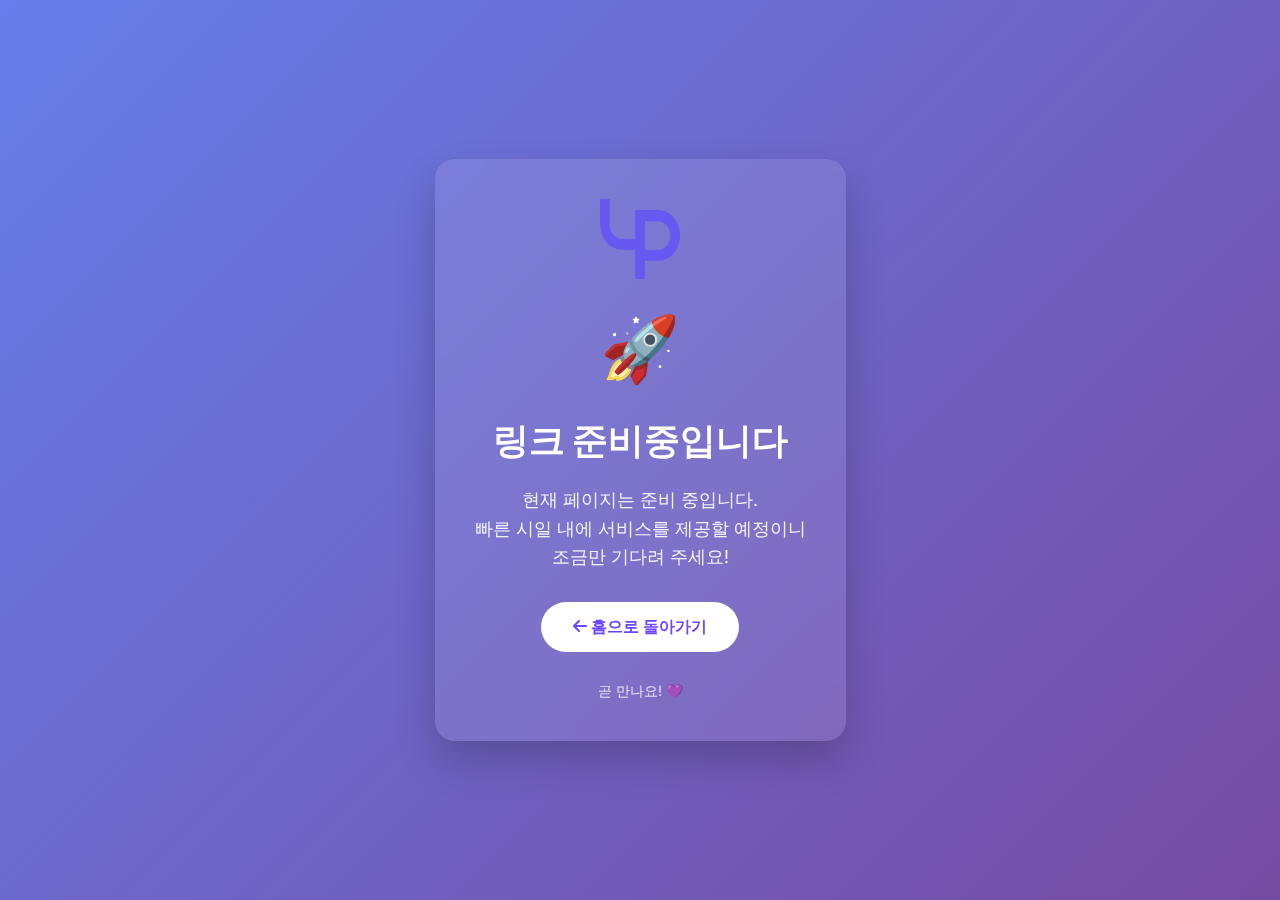
<file: coming-soon.html>
<!DOCTYPE html>
<html lang="ko">
<head>
    <meta charset="UTF-8">
    <meta name="viewport" content="width=device-width, initial-scale=1.0">
    <title>UNIPIA - 링크 준비중</title>
    
    <!-- Google Fonts -->
    <link href="https://fonts.googleapis.com/css2?family=Inter:wght@300;400;500;600;700;800&display=swap" rel="stylesheet">
    
    <!-- Font Awesome -->
    <link rel="stylesheet" href="https://cdnjs.cloudflare.com/ajax/libs/font-awesome/6.4.0/css/all.min.css">
    
    <style>
        * {
            margin: 0;
            padding: 0;
            box-sizing: border-box;
        }
        
        body {
            font-family: 'Inter', sans-serif;
            background: linear-gradient(135deg, #667eea 0%, #764ba2 100%);
            height: 100vh;
            display: flex;
            justify-content: center;
            align-items: center;
            color: white;
        }
        
        .coming-soon-container {
            text-align: center;
            padding: 40px;
            background: rgba(255, 255, 255, 0.1);
            backdrop-filter: blur(10px);
            border-radius: 20px;
            box-shadow: 0 20px 40px rgba(0, 0, 0, 0.2);
            max-width: 500px;
            margin: 20px;
        }
        
        .logo {
            width: 80px;
            height: 80px;
            margin: 0 auto 30px;
            display: block;
        }
        
        .icon {
            font-size: 64px;
            margin-bottom: 30px;
            animation: pulse 2s infinite;
        }
        
        h1 {
            font-size: 36px;
            font-weight: 800;
            margin-bottom: 20px;
        }
        
        p {
            font-size: 18px;
            line-height: 1.6;
            margin-bottom: 30px;
            opacity: 0.9;
        }
        
        .back-btn {
            display: inline-block;
            padding: 14px 32px;
            background: white;
            color: #6B46FF;
            text-decoration: none;
            border-radius: 30px;
            font-weight: 600;
            transition: transform 0.3s, box-shadow 0.3s;
        }
        
        .back-btn:hover {
            transform: translateY(-2px);
            box-shadow: 0 10px 30px rgba(0, 0, 0, 0.2);
        }
        
        .countdown {
            margin-top: 30px;
            font-size: 14px;
            opacity: 0.8;
        }
        
        @keyframes pulse {
            0% {
                transform: scale(1);
            }
            50% {
                transform: scale(1.1);
            }
            100% {
                transform: scale(1);
            }
        }
        
        @media (max-width: 480px) {
            h1 {
                font-size: 28px;
            }
            
            p {
                font-size: 16px;
            }
            
            .icon {
                font-size: 48px;
            }
        }
    </style>
</head>
<body>
    <div class="coming-soon-container">
        <img src="Images/U로고.png" alt="UNIPIA Logo" class="logo">
        
        <div class="icon">🚀</div>
        
        <h1>링크 준비중입니다</h1>
        
        <p>
            현재 페이지는 준비 중입니다.<br>
            빠른 시일 내에 서비스를 제공할 예정이니<br>
            조금만 기다려 주세요!
        </p>
        
        <a href="index.html" class="back-btn">
            <i class="fas fa-arrow-left"></i> 홈으로 돌아가기
        </a>
        
        <div class="countdown">
            곧 만나요! 💜
        </div>
    </div>
    
    <script>
        // 3초 후 자동으로 홈으로 리다이렉트 (옵션)
        // setTimeout(function() {
        //     window.location.href = 'index.html';
        // }, 3000);
    </script>
</body>
</html>
</file>
